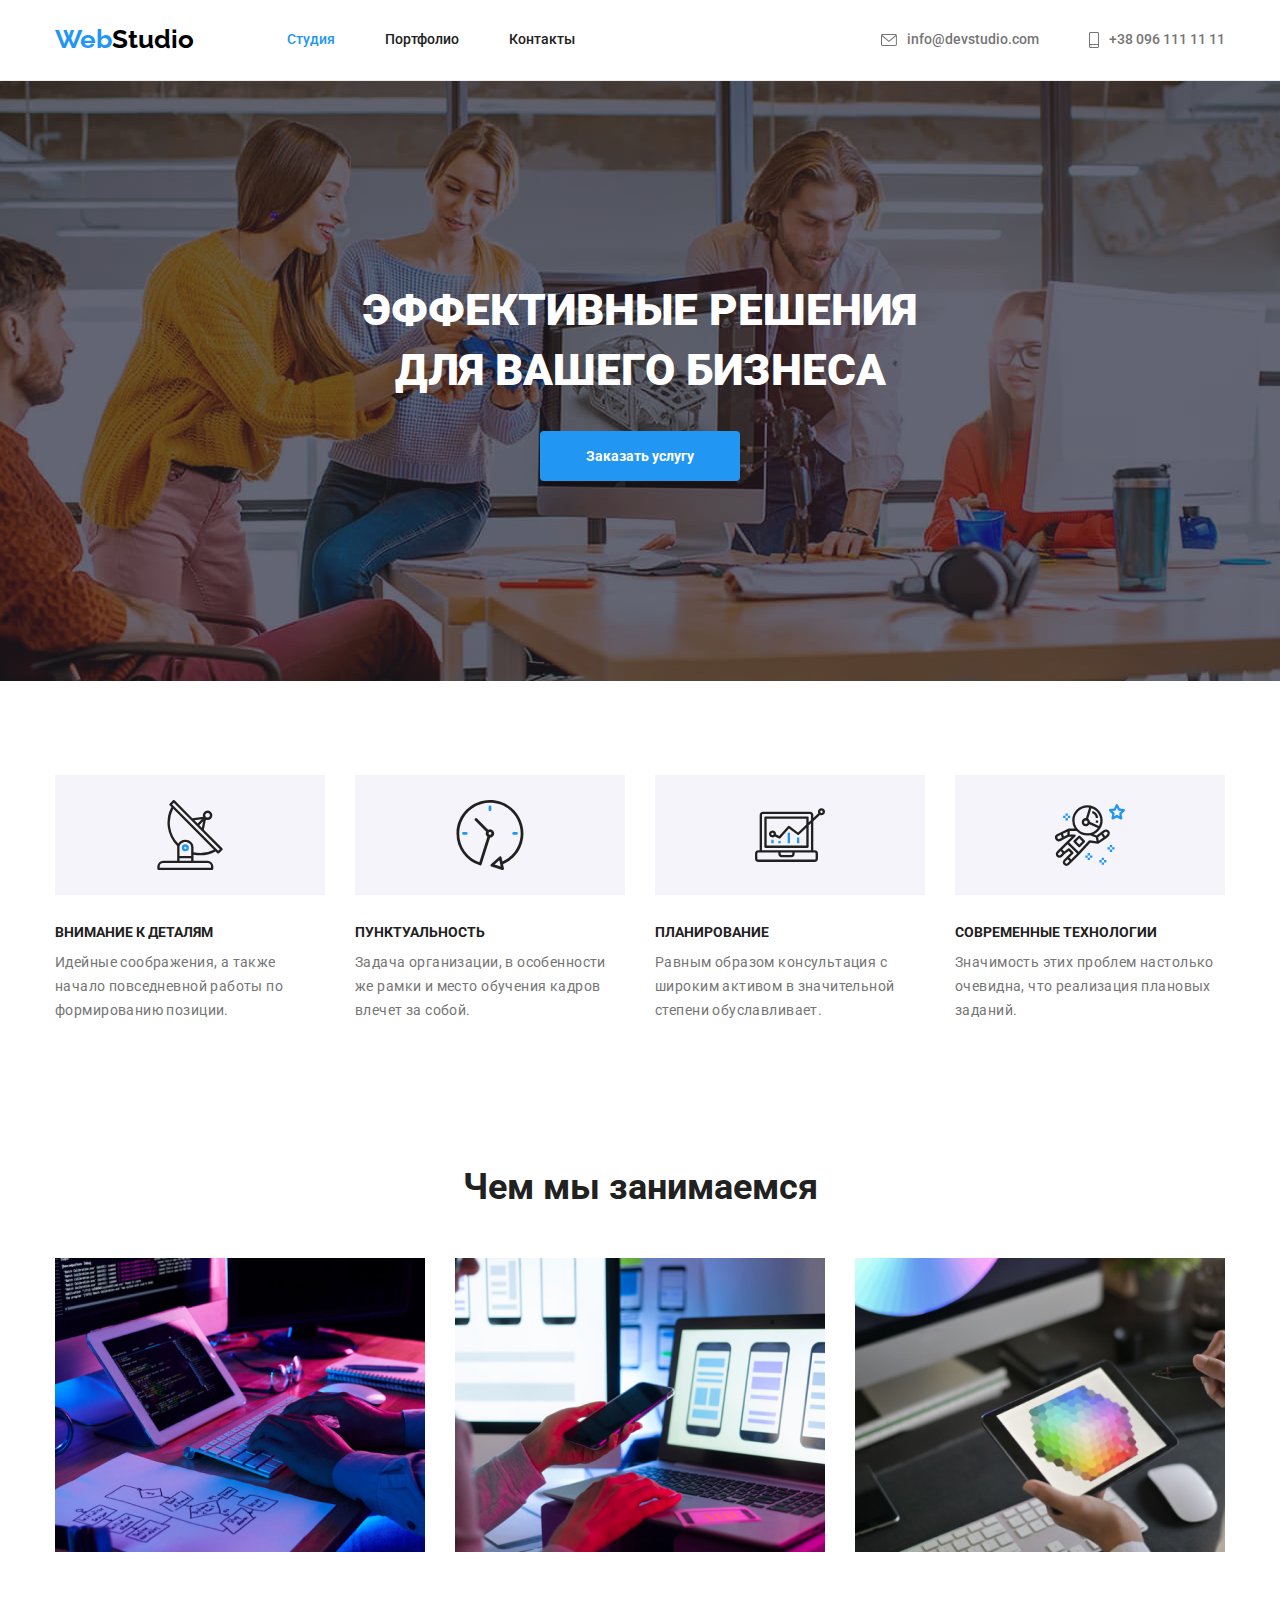
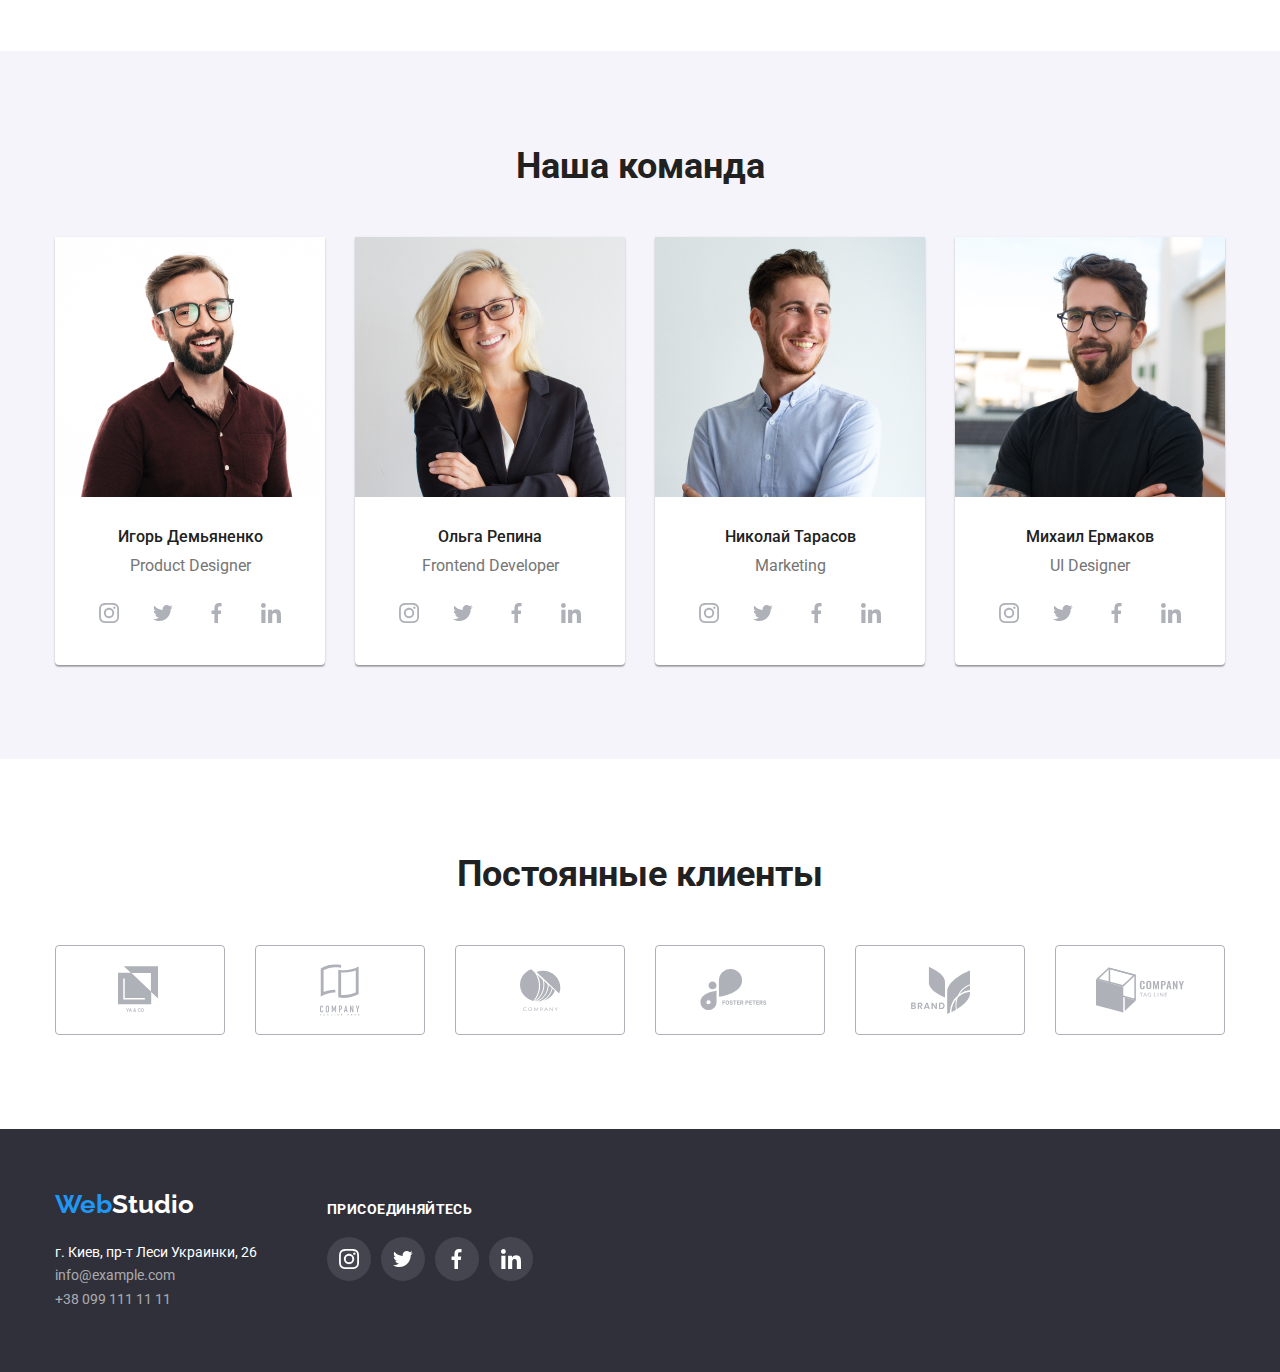
<file: index.html>
<!DOCTYPE html>
<html lang="ru">
<head>
    <meta charset="UTF-8">
    <meta http-equiv="X-UA-Compatible" content="IE=edge">
    <meta name="viewport" content="width=device-width, initial-scale=1.0">
    <title>Document</title>
    <link rel="stylesheet" href="https://cdnjs.cloudflare.com/ajax/libs/modern-normalize/1.0.0/modern-normalize.min.css">
    <link href="https://fonts.googleapis.com/css2?family=Raleway:wght@700&family=Roboto:wght@400;500;700;900&display=swap"
            rel="stylesheet">
    <link rel="stylesheet" href="./css/styles.css">
</head>
<body>
    <header class="header">
        <div class="conteiner">
            <a lang="en" href="./" class="logo">Web<span class="header-logo">Studio</span></a>
            <nav class="nav">
                <ul class="nav-list">
                    <li class="nav-list-item"><a href="./" class="nav-link-action">Студия</a></li>
                    <li class="nav-list-item"><a href="./portfolio.html" class="nav-link">Портфолио</a></li>
                    <li class="nav-list-item"><a href="" class="nav-link">Контакты</a></li>
                </ul>
            </nav>
            <ul class="contacts">
                <li class="item">
                    <a href="mailto:info@devstudio.com" class="header-contacts">
                        <svg width="16" height="12" class="contacts-icon">
                            <use href="./images/icons.svg#icon-mail-icon"></use>
                        </svg>
                        <span>info@devstudio.com</span>
                    </a>
                </li>
                <li class="item">
                    <a href="tel:+380961111111" class="header-contacts">
                        <svg width="10" height="16" class="contacts-icon">
                            <use href="./images/icons.svg#icon-smartphone"></use>
                        </svg>
                        <span>+38 096 111 11 11</span> 
                    </a>
                </li>
            </ul>
        </div>
    </header>

    <main>
        <section class="hero section">
            <div class="conteiner">
                <h1 class="hero-title">Эффективные решения <br>для вашего бизнеса</h1>
                <button type="button" class="hero-button">Заказать услугу</button>
            </div>
        </section>

        <section class="features section"> 
            <div class="conteiner">
                <h2 class="hidden">Наши преимущества</h2>
                <ul class="features-list">
                    <li class="item">
                        <div class="features-picture">
                            <svg width="70" height="70">
                                <use href="./images/icons.svg#icon-antenna"></use>
                            </svg>
                        </div>
                        <h3 class="features-title">Внимание к деталям</h3>
                        <p class="features-text">Идейные соображения, а также начало повседневной работы по формированию позиции.</p>
                    </li>
                    <li class="item">
                        <div class="features-picture">
                            <svg width="70" height="70">
                                <use href="./images/icons.svg#icon-clock"></use>
                            </svg>
                        </div>
                        <h3 class="features-title">Пунктуальность</h3>
                        <p class="features-text">Задача организации, в особенности же рамки и место обучения кадров влечет за собой.</p>
                    </li>
                    <li class="item">
                        <div class="features-picture">
                            <svg width="70" height="70">
                                <use href="./images/icons.svg#icon-diagram"></use>
                            </svg>
                        </div>
                        <h3 class="features-title">Планирование</h3>
                        <p class="features-text">Равным образом консультация с широким активом в значительной степени обуславливает.</p>
                    </li>
                    <li class="item">
                        <div class="features-picture">
                            <svg width="70" height="70">
                                <use href="./images/icons.svg#icon-astronaut"></use>
                            </svg>
                        </div>
                        <h3 class="features-title">Современные технологии</h3>
                        <p class="features-text">Значимость этих проблем настолько очевидна, что реализация плановых заданий.</p>
                    </li>
                </ul>
            </div>
        </section>

        <section class="what-are-we-doing section">
            <div class="conteiner">
                <h2 class="section-title">Чем мы занимаемся</h2>
                <ul class="what-are-we-doing">
                <li class="what-are-we-doing-list"><img src="./images/box1.jpg" alt="что то печатаем" width="370"></li> 
                <li class="what-are-we-doing-lit"><img src="./images/box2.jpg" alt="рассматриваем телефоны" width="370"></li>
                <li class="what-are-we-doing-lit"><img src="./images/box3.jpg" alt="тыкаем в паллитру" width="370"></li>
                </ul>
            </div>
        </section>

        <section class="our-team section">
            <div class="conteiner">
                <h2 class="our-team-title section-title">Наша команда</h2>
                <ul class="our-team-list">
                    <li class="our-team-list-item">
                        <img src="./images/PhotoID.jpg" alt="Фото Игоря Демьяненко" width="270" class="photo">
                        <div class="our-team-list-item-text">
                            <h3 class="name">Игорь Демьяненко</h3>
                            <p lang="en" class="profession">Product Designer</p>
                            <ul class="our-team-links">
                                <li class="item">
                                    <a href="" class="our-team-social-link">
                                        <svg width="20" height="20" class="our-team-social-icon">
                                            <use href="./images/icons.svg#icon-intagram"></use>
                                         </svg>
                                    </a>
                                </li>
                                <li class="item">
                                    <a href="" class="our-team-social-link">
                                        <svg width="20" height="20" class="our-team-social-icon">
                                            <use href="./images/icons.svg#icon-twitter"></use>
                                        </svg>
                                    </a>
                                </li>
                                <li class="item">
                                    <a href="" class="our-team-social-link">
                                        <svg width="20" height="20" class="our-team-social-icon">
                                            <use href="./images/icons.svg#icon-facebook"></use>
                                        </svg>
                                    </a>
                                </li>
                                <li class="item">
                                    <a href="" class="our-team-social-link">
                                        <svg width="20" height="20" class="our-team-social-icon">
                                            <use href="./images/icons.svg#icon-linkedin"></use>
                                        </svg>
                                    </a>
                                </li>
                            </ul>
                        </div>
                        
                    </li>
                    <li class="our-team-list-item">
                        <img src="./images/PhotoOR.jpg" alt="Фото Ольги Репиной" width="270" class="photo">
                        <div class="our-team-list-item-text">                            
                            <h3 class="name">Ольга Репина</h3>
                            <p lang="en" class="profession">Frontend Developer</p>
                            <ul class="our-team-links">
                                <li class="item">
                                    <a href="" class="our-team-social-link">
                                        <svg width="20" height="20" class="our-team-social-icon">
                                            <use href="./images/icons.svg#icon-intagram"></use>
                                        </svg>
                                    </a>
                                </li>
                                <li class="item">
                                    <a href="" class="our-team-social-link">
                                        <svg width="20" height="20" class="our-team-social-icon">
                                            <use href="./images/icons.svg#icon-twitter"></use>
                                        </svg>
                                    </a>
                                </li>
                                <li class="item">
                                    <a href="" class="our-team-social-link">
                                        <svg width="20" height="20" class="our-team-social-icon">
                                            <use href="./images/icons.svg#icon-facebook"></use>
                                        </svg>
                                    </a>
                                </li>
                                <li class="item">
                                    <a href="" class="our-team-social-link">
                                        <svg width="20" height="20" class="our-team-social-icon">
                                            <use href="./images/icons.svg#icon-linkedin"></use>
                                        </svg>
                                    </a>
                                </li>
                            </ul>
                        </div>
                      
                    </li>
                    <li class="our-team-list-item">
                        <img src="./images/PhotoNT.jpg" alt="Фото Николая Тарасова" width="270" class="photo">
                        <div class="our-team-list-item-text">
                            <h3 class="name">Николай Тарасов</h3>
                            <p lang="en" class="profession">Marketing</p>
                            <ul class="our-team-links">
                                <li class="item">
                                    <a href="" class="our-team-social-link">
                                        <svg width="20" height="20" class="our-team-social-icon">
                                            <use href="./images/icons.svg#icon-intagram"></use>
                                        </svg>
                                    </a>
                                </li>
                                <li class="item">
                                    <a href="" class="our-team-social-link">
                                        <svg width="20" height="20" class="our-team-social-icon">
                                            <use href="./images/icons.svg#icon-twitter"></use>
                                        </svg>
                                    </a>
                                </li>
                                <li class="item">
                                    <a href="" class="our-team-social-link">
                                        <svg width="20" height="20" class="our-team-social-icon">
                                            <use href="./images/icons.svg#icon-facebook"></use>
                                        </svg>
                                    </a>
                                </li>
                                <li class="item">
                                    <a href="" class="our-team-social-link">
                                        <svg width="20" height="20" class="our-team-social-icon">
                                            <use href="./images/icons.svg#icon-linkedin"></use>
                                        </svg>
                                    </a>
                                </li>
                            </ul>
                        </div>
                        
                    </li>
                    <li class="our-team-list-item">
                        <img src="./images/PhotoME.jpg" alt="Фото Михаила Ермакова" width="270" class="photo">
                        <div class="our-team-list-item-text">
                            <h3 class="name">Михаил Ермаков</h3>
                            <p lang="en" class="profession">UI Designer</p>
                            <ul class="our-team-links">
                                <li class="item">
                                    <a href="" class="our-team-social-link">
                                        <svg width="20" height="20" class="our-team-social-icon">
                                            <use href="./images/icons.svg#icon-intagram"></use>
                                        </svg>
                                    </a>
                                </li>
                                <li class="item">
                                    <a href="" class="our-team-social-link">
                                        <svg width="20" height="20" class="our-team-social-icon">
                                            <use href="./images/icons.svg#icon-twitter"></use>
                                        </svg>
                                    </a>
                                </li>
                                <li class="item">
                                    <a href="" class="our-team-social-link">
                                        <svg width="20" height="20" class="our-team-social-icon">
                                            <use href="./images/icons.svg#icon-facebook"></use>
                                        </svg>
                                    </a>
                                </li>
                                <li class="item">
                                    <a href="" class="our-team-social-link">
                                        <svg width="20" height="20" class="our-team-social-icon">
                                            <use href="./images/icons.svg#icon-linkedin"></use>
                                        </svg>
                                    </a>
                                </li>
                            </ul>
                        </div>
                        
                    </li>
                </ul>
            </div>
        </section>

        <section class="our-clients section">
            <div class="conteiner">
                <h2 class="section-title">Постоянные клиенты</h2>
                <ul class="our-clients-list">
                    <li>
                        <a href="" class="our-client-link">
                            <svg width="44.27" height="49.27" class="">
                                <use href="./images/icons.svg#icon-yaandco"></use>
                            </svg>
                        </a>
                    </li>
                    <li>
                        <a href="" class="our-client-link">
                            <svg width="40" height="52" class="">
                                <use href="./images/icons.svg#icon-tadline"></use>
                            </svg>
                        </a>
                    </li>
                    <li>
                        <a href="" class="our-client-link">
                            <svg width="41" height="42.6" class="">
                                <use href="./images/icons.svg#icon-company"></use>
                            </svg>
                        </a>
                    </li>
                    <li>
                        <a href="" class="our-client-link">
                            <svg width="79.66" height="42.02" class="">
                                <use href="./images/icons.svg#icon-foster-peters"></use>
                            </svg>
                        </a>
                    </li>
                    <li>
                        <a href="" class="our-client-link">
                            <svg width="59" height="47" class="">
                                <use href="./images/icons.svg#icon-brand"></use>
                            </svg>
                        </a>
                    </li>
                    <li>
                        <a href="" class="our-client-link">
                            <svg width="88.48" height="48.44" class="">
                                <use href="./images/icons.svg#icon-logo6"></use>
                            </svg>
                        </a>
                    </li>
                </ul>
            </div>
        </section>
    </main>

    <footer class="footer">
        <div class="footer-stuff conteiner">
            <div>
                <a lang="en" href="./" class="logo">Web<span class="footer-logo">Studio</span></a>
                <address class="address">
                    <p>г. Киев, пр-т Леси Украинки, 26</p> 
                    <ul>
                        <li><a href="mailto:info@example.com" class="address-link">info@example.com</a></li>
                        <li><a href="tel:+380991111111" class="address-link">+38 099 111 11 11</a></li>
                    </ul>
                </address>
            </div>
            <div class="wellcome">
                <h3 class="wellcome-title">Присоединяйтесь</h3>
                <ul class="our-links">
                    <li class="our-links-item">
                        <a href="" class="our-link">
                            <svg width="20" height="20" class="our-link-icon">
                                <use href="./images/icons.svg#icon-intagram"></use>
                            </svg>
                        </a>
                    </li>
                    <li class="our-links-item">
                        <a href="" class="our-link">
                            <svg width="20" height="20" class="our-link-icon">
                                <use href="./images/icons.svg#icon-twitter"></use>
                            </svg>
                        </a>
                    </li>
                    <li class="our-links-item">
                        <a href="" class="our-link">
                            <svg width="20" height="20" class="our-link-icon">
                                <use href="./images/icons.svg#icon-facebook"></use>
                            </svg>
                        </a>
                    </li>
                    <li class="our-links-item">
                        <a href="" class="our-link">
                            <svg width="20" height="20" class="our-link-icon">
                                <use href="./images/icons.svg#icon-linkedin"></use>
                            </svg>
                        </a>
                    </li>
                </ul>
            </div>
        </div>
    </footer>
</body>
</html>
</file>
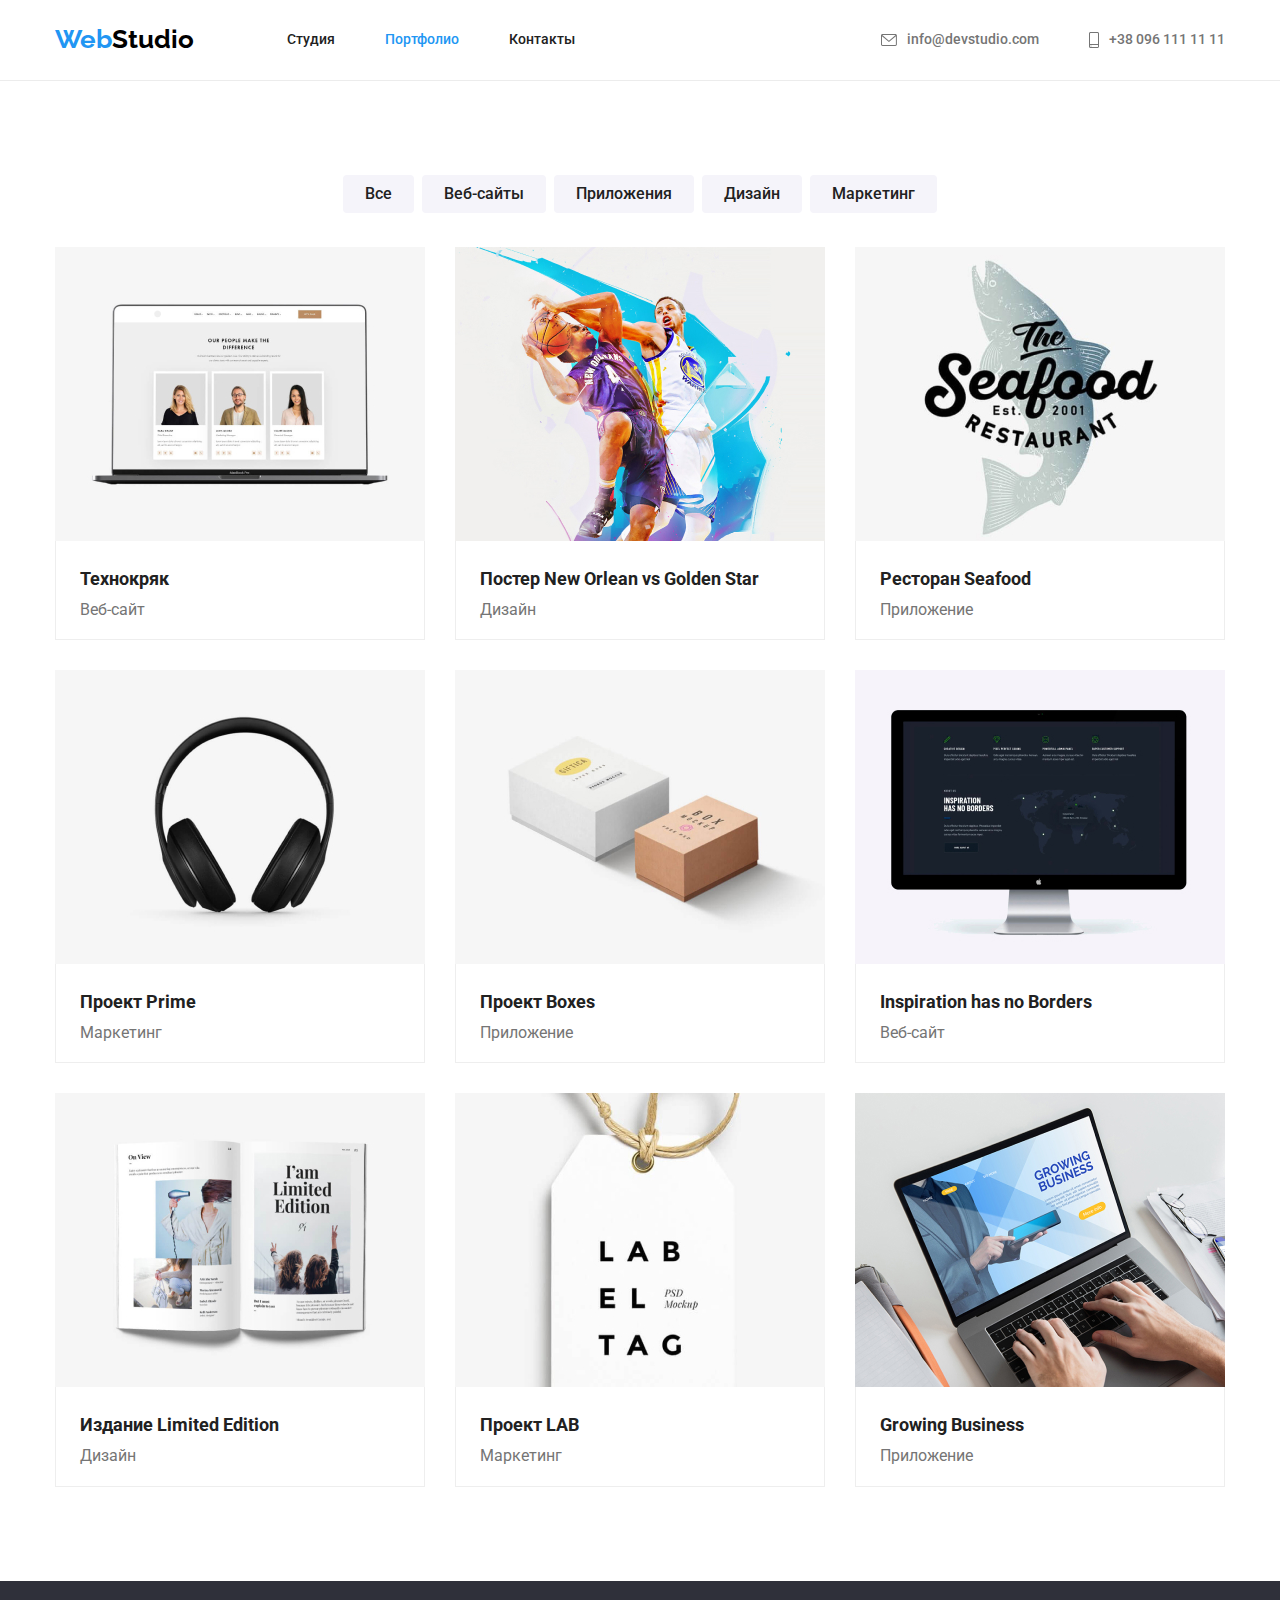
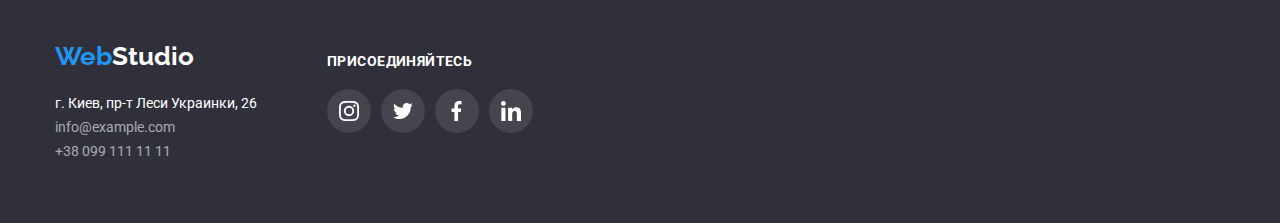
<file: portfolio.html>
<!DOCTYPE html>
<html lang="en">
<head>
    <meta charset="UTF-8">
    <meta http-equiv="X-UA-Compatible" content="IE=edge">
    <meta name="viewport" content="width=device-width, initial-scale=1.0">
    <title>Document</title>
    <link rel="stylesheet" href="https://cdnjs.cloudflare.com/ajax/libs/modern-normalize/1.0.0/modern-normalize.min.css">
    <link href="https://fonts.googleapis.com/css2?family=Raleway:wght@700&family=Roboto:wght@400;500;700;900&display=swap"
        rel="stylesheet">
    <link rel="stylesheet" href="./css/styles.css">
</head>
<body>
    <header class="header">
        <div class="conteiner">
            <a lang="en" href=20/" class="logo">Web<span class="header-logo">Studio</span></a>
            <nav class="nav">
                <ul class="nav-list">
                    <li class="nav-list-item"><a href="./" class="nav-link">Студия</a></li>
                    <li class="nav-list-item"><a href="portfolio.html" class="nav-link-action">Портфолио</a></li>
                    <li class="nav-list-item"><a href="" class="nav-link">Контакты</a></li>
                </ul>
            </nav>
            <ul class="contacts">
                <li class="item">
                    <a href="mailto:info@devstudio.com" class="header-contacts">
                        <svg width="16px" height="12px" class="contacts-icon">
                            <use href="./images/icons.svg#icon-mail-icon"></use>
                        </svg>
                        <span>info@devstudio.com</span>
                    </a>
                </li>
                <li class="item">
                    <a href="tel:+380961111111" class="header-contacts">
                        <svg width="10px" height="16px" class="contacts-icon">
                            <use href="./images/icons.svg#icon-smartphone"></use>
                        </svg>
                        <span>+38 096 111 11 11</span>
                    </a>
                </li>
            </ul>
        </div>
    </header>

    <main>
        <h1 class="hidden">Портфолио</h1>
        <section class="portfolio section">
            <div class="conteiner">
                <h2 class="hidden">Фильтр</h2>
                <ul class="filter">
                    <li class="filter-item"><button type="button" class="filter-button">Все</button></li>
                    <li class="filter-item"><button type="button" class="filter-button">Веб-сайты</button></li>
                    <li class="filter-item"><button type="button" class="filter-button">Приложения</button></li>
                    <li class="filter-item"><button type="button" class="filter-button">Дизайн</button></li>
                    <li class="filter-item"><button type="button" class="filter-button">Маркетинг</button></li>
                </ul>
                <h2 class="hidden">Ссылки</h2>
                <ul class="portfolio-exsamples">
                    <li class="porfolio-exsamples-item">
                        <a href="">
                            <img src="./images/group-one-img.jpg" alt="Технокряк" width="370" class="portfolio-picture">
                            <div class="portfolio-border">
                                <h3 class="portfolio-title">Технокряк</h3>
                                <p class="portfolio-type">Веб-сайт</p>
                            </div>
                        </a>
                    </li>
                    <li class="porfolio-exsamples-item">
                        <a href="">
                            <img src="./images/group-two-img.jpg" alt="Постер New Orlean vs Golden Star" width="370" class="portfolio-picture">
                            <div class="portfolio-border">
                                <h3 class="portfolio-title">Постер New Orlean vs Golden Star</h3>
                                <p class="portfolio-type">Дизайн</p>
                            </div>
                        </a>
                    </li>
                    <li class="porfolio-exsamples-item">
                        <a href="">
                            <img src="./images/group-three-img.jpg" alt="Ресторан Seafood" width="370" class="portfolio-picture">
                            <div class="portfolio-border">
                                <h3 class="portfolio-title">Ресторан Seafood</h3>
                                <p class="portfolio-type">Приложение</p>
                            </div>
                        </a>
                    </li>
                    <li class="porfolio-exsamples-item">
                        <a href="">
                            <img src="./images/group-four-img.jpg" alt="Проект Prime" width="370" class="portfolio-picture">
                            <div class="portfolio-border">
                                <h3 class="portfolio-title">Проект Prime</h3>
                                <p class="portfolio-type">Маркетинг</p>
                            </div>
                        </a>
                    </li>
                    <li class="porfolio-exsamples-item">
                        <a href="">
                            <img src="./images/group-five-img.jpg" alt="Проект Boxes" width="370" class="portfolio-picture">
                            <div class="portfolio-border">
                                <h3 class="portfolio-title">Проект Boxes</h3>
                                <p class="portfolio-type">Приложение</p>
                            </div>
                        </a>
                    </li>
                    <li class="porfolio-exsamples-item">
                        <a href="">
                            <img src="./images/group-six-img.jpg" alt="Inspiration has no Borders" width="370" class="portfolio-picture">
                            <div class="portfolio-border">
                                <h3 class="portfolio-title">Inspiration has no Borders</h3>
                                <p class="portfolio-type">Веб-сайт</p>
                            </div>
                        </a>
                    </li>
                    <li class="porfolio-exsamples-item">
                        <a href="">
                            <img src="./images/group-seven-img.jpg" alt="Издание Limited Edition" width="370" class="portfolio-picture">
                            <div class="portfolio-border">
                                <h3 class="portfolio-title">Издание Limited Edition</h3>
                                <p class="portfolio-type">Дизайн</p>
                            </div>
                        </a>
                    </li>
                    <li class="porfolio-exsamples-item">
                        <a href="">
                            <img src="./images/group-eight-img.jpg" alt="Проект LAB" width="370" class="portfolio-picture">
                            <div class="portfolio-border">
                                <h3 class="portfolio-title">Проект LAB</h3>
                                <p class="portfolio-type">Маркетинг</p>
                            </div>
                        </a>
                    </li>
                    <li class="porfolio-exsamples-item">
                        <a href="">
                            <img src="./images/group-nine-img.jpg" alt="Growing Business" width="370" class="portfolio-picture">
                            <div class="portfolio-border">
                                <h3 class="portfolio-title">Growing Business</h3>
                                <p class="portfolio-type">Приложение</p>
                            </div>
                        </a>
                    </li>
                </ul>
            </div>
         </section>
    </main>

    <footer class="footer">
        <div class="footer-stuff conteiner">
            <div>
                <a lang="en" href="./" class="logo">Web<span class="footer-logo">Studio</span></a>
                <address class="address">
                    <p>г. Киев, пр-т Леси Украинки, 26</p>
                    <ul>
                        <li><a href="mailto:info@example.com" class="address-link">info@example.com</a></li>
                        <li><a href="tel:+380991111111" class="address-link">+38 099 111 11 11</a></li>
                    </ul>
                </address>
            </div>
            <div class="wellcome">
                <h3 class="wellcome-title">Присоединяйтесь</h3>
                <ul class="our-links">
                    <li class="our-links-item">
                        <a href="" class="our-link">
                            <svg width="20px" height="20px" class="our-link-icon">
                                <use href="./images/icons.svg#icon-intagram"></use>
                            </svg>
                        </a>
                    </li>
                    <li class="our-links-item">
                        <a href="" class="our-link">
                            <svg width="20px" height="20px" class="our-link-icon">
                                <use href="./images/icons.svg#icon-twitter"></use>
                            </svg>
                        </a>
                    </li>
                    <li class="our-links-item">
                        <a href="" class="our-link">
                            <svg width="20px" height="20px" class="our-link-icon">
                                <use href="./images/icons.svg#icon-facebook"></use>
                            </svg>
                        </a>
                    </li>
                    <li class="our-links-item">
                        <a href="" class="our-link">
                            <svg width="20px" height="20px" class="our-link-icon">
                                <use href="./images/icons.svg#icon-linkedin"></use>
                            </svg>
                        </a>
                    </li>
                </ul>
            </div>
        </div>
    </footer>

</body>
</html>
</file>
<file: css/styles.css>
:root {
  --primary-text-color: #757575;
  --secondary-text-color: #212121;
  --action-color: #2196f3;
  --hero-background-color: #2f303a;
  --section-main-background-color: #e5e5e5;
  --section-secondary-background-color: #f5f4fa;
  --main-body-color: #ffffff;
  --button-hover-color: #188ce8;
  --social-network-color: #afb1b8;
}

/*если надо выделить границы элемента - используй outline: 2px solid tomato;*/

/*global*/

html {
  box-sizing: border-box;
}

*,
*::before,
*::after {
  box-sizing: inherit;
}

body {
  font-family: 'Roboto', sans-serif;
  color: var(--primary-text-color);
  background-color: var(--main-body-color);
  margin: 0;
}

ul {
  list-style-type: none;
  margin: 0;
  padding: 0;
}

a {
  text-decoration: none;
  margin: 0p;
}

p {
  margin: 0px;
}

/*conteiner*/

.conteiner {
  width: 1200px;
  padding-left: 15px;
  padding-right: 15px;
  margin-left: auto;
  margin-right: auto;
}

/*section*/

.section {
  padding-top: 94px;
  padding-bottom: 94px;
}

/*header*/

.header {
  font-weight: 500;
  font-size: 14px;
  line-height: 1.14;
  border-bottom: 1px solid #ececec;
}

.header .conteiner {
  display: flex;
  align-items: center;
  padding-top: 0;
  padding-bottom: 0;
}

.logo {
  font-family: Raleway, sans-serif;
  font-size: 26px;
  color: var(--action-color);
  font-weight: 700;
  line-height: 1.2;
}

.header-logo {
  color: #000;
}

.logo:focus {
  outline-color: var(--action-color);
}

.nav {
  margin-left: 93px;
}

.nav-list {
  display: flex;
}

.nav-list-item:not(:last-child) {
  margin-right: 50px;
}

.nav-link {
  color: var(--secondary-text-color);
}

.nav-link:hover {
  color: var(--action-color);
}

.nav-link:focus {
  color: var(--action-color);
  outline: none;
}

.nav-link-action:focus {
  outline: none;
}

.nav-link-action {
  color: var(--action-color);
}

.nav-link,
.nav-link-action {
  display: block;
  padding-top: 32px;
  padding-bottom: 32px;
}

.contacts {
  display: flex;
  margin-left: auto;
}

.contacts .item {
  display: flex;
  align-items: center;
  color: var(--primary-text-color);
  fill: var(--primary-text-color);
}

.contacts .item:hover {
  color: var(--action-color);
  fill: var(--action-color);
}

.contacts .item + .item {
  margin-left: 50px;
}

.header-contacts {
  display: flex;
  align-items: center;
  color: inherit;
}

.header-contacts:focus {
  color: var(--action-color);
  outline: none;
  fill: var(--action-color);
}

.contacts-icon {
  display: block;
  margin-right: 10px;
}

/*hero*/
.hero {
  background-color: var(--hero-background-color);
  padding-top: 200px;
  padding-bottom: 200px;
  margin-left: auto;
  margin-right: auto;
  background-image: linear-gradient(
      to right,
      rgba(47, 48, 58, 0.4),
      rgba(47, 48, 58, 0.4)
    ),
    url(../images/hero-background-image.jpg);
  background-repeat: no-repeat;
  background-position: center;
  background-size: cover;
  max-width: 1600px;
  min-height: 600px;
}

.hero-title {
  color: var(--main-body-color);
  text-transform: uppercase;
  font-size: 44px;
  text-align: center;
  line-height: 1.36;
  font-weight: 900;
  margin-top: 0;
  margin-bottom: 30px;
}

.hero-button {
  font-family: inherit;
  font-size: 14px;
  color: var(--main-body-color);
  font-weight: bold;
  background-color: var(--action-color);
  width: 200px;
  height: 50px;
  border-radius: 4px;
  border: none;
  cursor: pointer;
  display: block;
  margin-left: auto;
  margin-right: auto;
  box-shadow: 0px 4px 4px rgba(0, 0, 0, 0.15);
}

.hero-button:hover {
  background-color: var(--button-hover-color);
}

.hero-button:focus {
  background-color: var(--button-hover-color);
  outline: none;
}

/*features*/

.hidden {
  position: absolute;
  width: 1px;
  height: 1px;
  border: 0;
  margin: -1px;
  padding: 0;
  clip: rect(0 0 0 0);
  overflow: hidden;
}

.features {
  font-size: 14px;
}

.features-list {
  display: flex;
  margin-left: -30px;
}

.features-list .item {
  margin-left: 30px;
  width: calc((100% - 90px) / 4);
}

.features-title {
  color: var(--secondary-text-color);
  font-size: 14px;
  line-height: 1.14;
  margin-top: 30px;
  margin-bottom: 0;
  text-transform: uppercase;
}

.features-text {
  line-height: 1.7;
  margin-top: 10px;
  letter-spacing: 0.03em;
}

.features-picture {
  display: flex;
  width: 100%;
  height: 120px;
  background-color: var(--section-secondary-background-color);
  align-items: center;
  justify-content: center;
}

.section-title {
  color: var(--secondary-text-color);
  text-align: center;
  font-weight: bold;
  font-size: 36px;
  line-height: 1.17;
  margin: 0;
}

.what-are-we-doing {
  padding-top: 0;
}

.what-are-we-doing {
  margin-top: 50px;
  display: flex;
  justify-content: space-between;
}

.our-team {
  background-color: var(--section-secondary-background-color);
}

.our-team-list {
  margin-top: 50px;
  text-align: center;
  display: flex;
}

.our-team-list-item {
  background-color: var(--main-body-color);
  box-shadow: 0px 1px 3px rgba(0, 0, 0, 0.12), 0px 1px 1px rgba(0, 0, 0, 0.14),
    0px 2px 1px rgba(0, 0, 0, 0.2);
  border-bottom-left-radius: 4px;
  border-bottom-right-radius: 4px;
}

.our-team-list-item:not(:last-child) {
  margin-right: 30px;
}

.our-team-list-item-text {
  padding-top: 30px;
  padding-bottom: 30px;
}

.name {
  color: var(--secondary-text-color);
  font-weight: 500;
  font-size: 16px;
  line-height: 1.2;
  margin: 0;
}

.profession {
  font-size: 16px;
  line-height: 1.2;
  margin-top: 10px;
}

.photo {
  display: block;
}

.our-team-links {
  display: flex;
  justify-content: center;
}

.our-team-link {
  margin: 0;
  padding: 0;
}

.our-team-links .item {
  display: flex;
  align-items: center;
  justify-content: center;
}

.our-team-social-link {
  border-radius: 50%;
  margin-top: 16px;
  fill: var(--social-network-color);
  height: 44px;
  width: 44px;
  display: flex;
  align-items: center;
  justify-content: center;
}

.our-team-social-link:hover {
  fill: var(--main-body-color);
  background-color: var(--action-color);
}

.our-team-social-link:focus {
  fill: var(--main-body-color);
  background-color: var(--action-color);
  outline: none;
}

.our-team-social-icon {
  fill: inherit;
}

.our-team-links .item:not(:first-child) {
  margin-left: 10px;
}

.our-clients-list {
  margin-top: 50px;
  display: flex;
  justify-content: space-between;
}
.our-client-link {
  display: flex;
  align-items: center;
  justify-content: center;
  width: 170px;
  height: 90px;
  border: 1px solid var(--social-network-color);
  border-radius: 4px;
  fill: var(--social-network-color);
}

.our-client-link:hover {
  border: 1px solid var(--action-color);
  fill: var(--action-color);
}

.our-client-link:focus {
  border: 1px solid var(--action-color);
  fill: var(--action-color);
  outline: none;
}

/*footer*/

.footer {
  background-color: var(--hero-background-color);
  padding-top: 60px;
  padding-bottom: 60px;
}

.footer-logo {
  color: var(--main-body-color);
}

.address {
  font-size: 14px;
  line-height: 1.7;
  color: var(--main-body-color);
  font-style: normal;
  margin-top: 20px;
}

.address-link {
  color: rgba(255, 255, 255, 0.6);
}

.address-link:hover {
  color: var(--action-color);
}

.address-link:focus {
  color: var(--action-color);
  outline: none;
}

.footer-contact-link {
  margin-top: 9px;
}

.footer-stuff {
  display: flex;
}

.our-links {
  display: flex;
}

.wellcome {
  margin-left: 70px;
  padding-top: 12px;
}

.wellcome-title {
  text-transform: uppercase;
  color: var(--main-body-color);
  padding: 0;
  margin: 0;
  font-size: 14px;
  letter-spacing: 0.03em;
  font-weight: 700;
}

.our-links-item {
  margin-top: 20px;
}

.our-link {
  display: flex;
  justify-content: center;
  align-items: center;
  background-color: rgba(255, 255, 255, 0.1);
  border-radius: 50%;
  width: 44px;
  height: 44px;
}

.our-link:hover {
  background-color: var(--action-color);
}

.our-link:focus {
  background-color: var(--action-color);
  outline: none;
}

.our-links-item:not(:first-child) {
  margin-left: 10px;
}

.our-link-icon {
  display: block;
  fill: var(--main-body-color);
}

/*portfolio*/

.filter {
  display: flex;
  justify-content: center;
}

.filter-item:not(:last-child) {
  margin-right: 8px;
}

.filter-button {
  font-family: inherit;
  font-size: 16px;
  color: var(--secondary-text-color);
  font-weight: 500;
  background-color: var(--section-secondary-background-color);
  border-radius: 4px;
  border: none;
  line-height: 1.6;
  text-align: center;
  cursor: pointer;
  padding: 6px 22px 6px 22px;
}

.filter-button:hover {
  color: var(--main-body-color);
  background-color: var(--action-color);
  box-shadow: 0px 3px 1px rgba(0, 0, 0, 0.1), 0px 1px 2px rgba(0, 0, 0, 0.08),
    0px 2px 2px rgba(0, 0, 0, 0.12);
}

.filter-button:focus {
  color: var(--main-body-color);
  background-color: var(--action-color);
  box-shadow: 0px 3px 1px rgba(0, 0, 0, 0.1), 0px 1px 2px rgba(0, 0, 0, 0.08),
    0px 2px 2px rgba(0, 0, 0, 0.12);
  outline: none;
}

.portfolio-exsamples {
  margin-top: 34px;
  display: flex;
  flex-wrap: wrap;
  margin-left: -30px;
  margin-bottom: -30px;
}

.porfolio-exsamples-item {
  margin-left: 30px;
  margin-bottom: 30px;
  flex-basis: calc ((100% - 3 * 30px) / 3);
}

.porfolio-exsamples-item:hover {
  box-shadow: 0px 1px 1px rgba(0, 0, 0, 0.12), 0px 4px 4px rgba(0, 0, 0, 0.06),
    1px 4px 6px rgba(0, 0, 0, 0.16);
}

.portfolio-title {
  color: var(--secondary-text-color);
  font-size: 18px;
  line-height: 2;
  margin: 0;
}

.portfolio-type {
  color: var(--primary-text-color);
  margin-top: 4px;
}

.portfolio-picture {
  display: block;
}

.portfolio-border {
  padding-left: 24px;
  padding-right: 24px;
  padding-top: 20px;
  padding-bottom: 20px;
  border-left: 1px solid #eeeeee;
  border-right: 1px solid #eeeeee;
  border-bottom: 1px solid #eeeeee;
}
</file>
